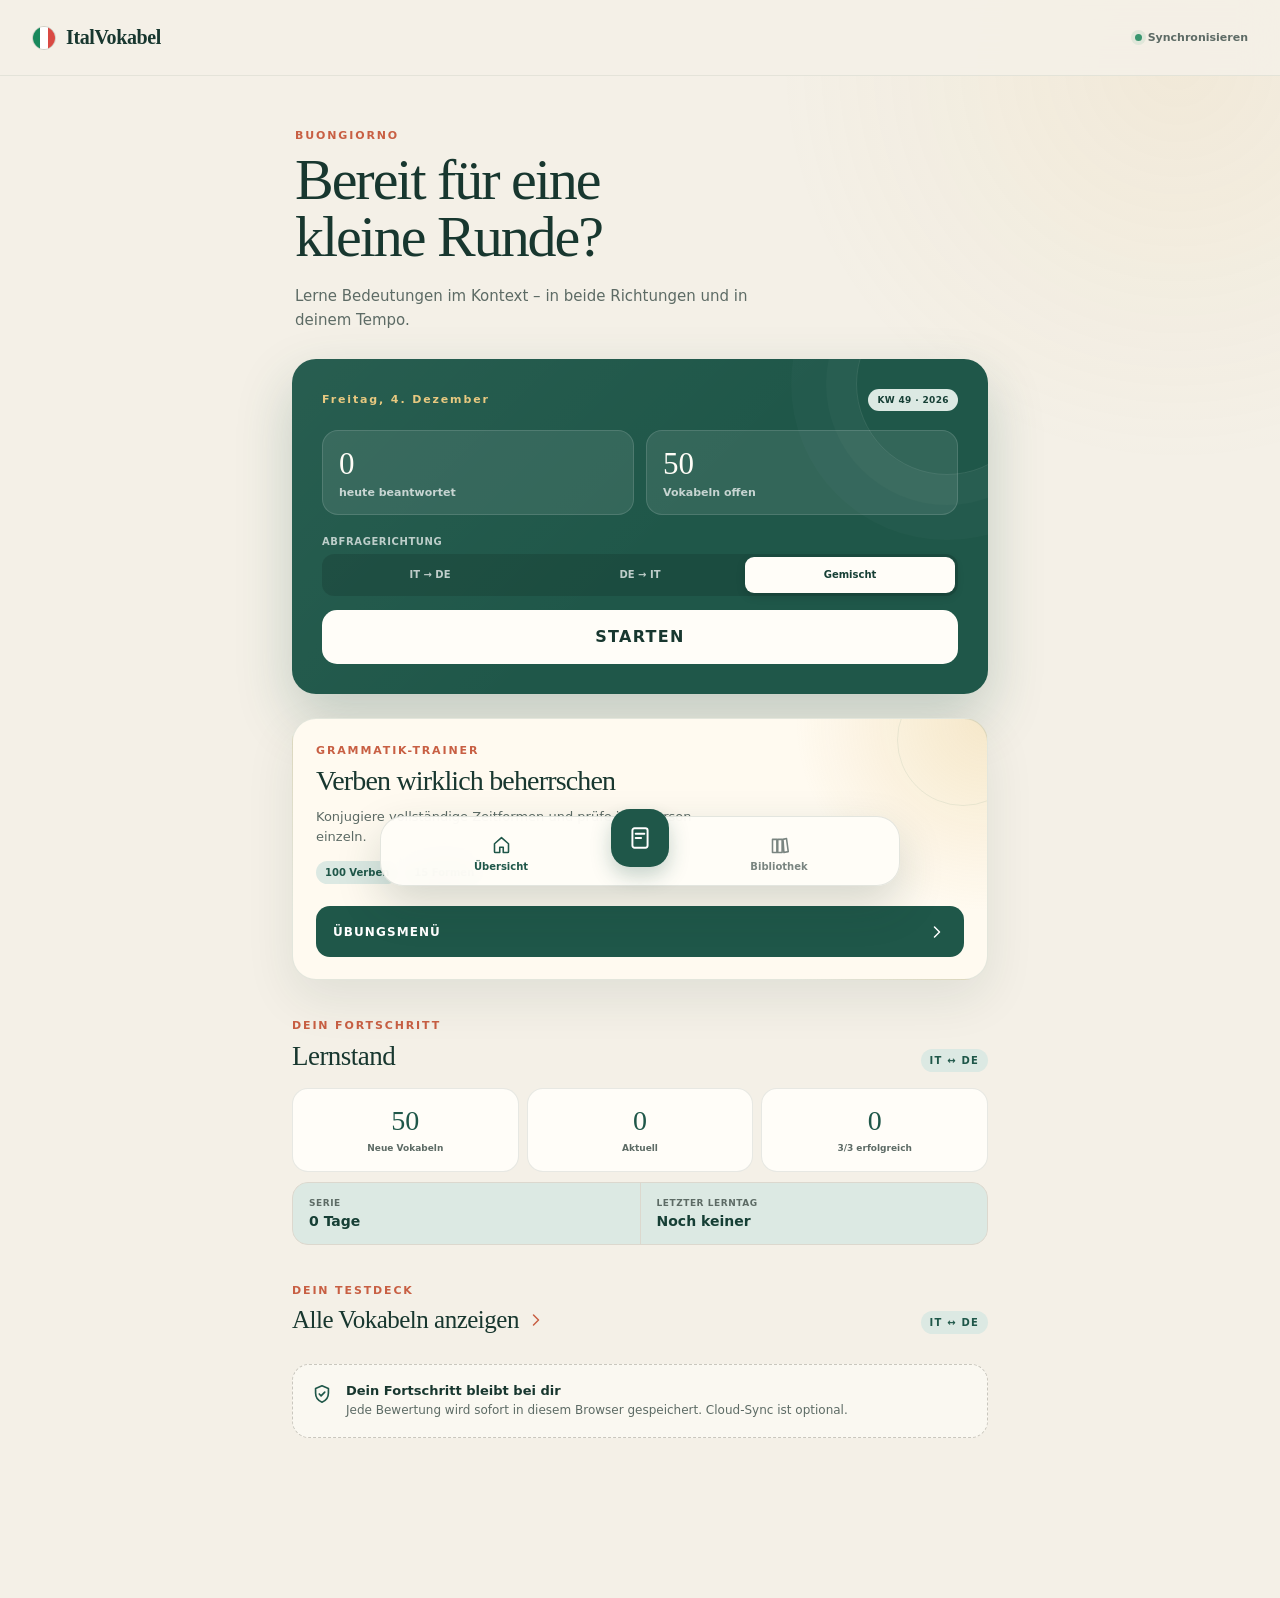
<file: index.html>
<!doctype html>
<html lang="de">
  <head>
    <meta charset="UTF-8" />
    <meta name="viewport" content="width=device-width, initial-scale=1.0, viewport-fit=cover" />
    <meta name="theme-color" content="#f5f1e8" />
    <meta
      name="description"
      content="Mobile Vokabelkarten für Italienisch und Deutsch"
    />
    <title>ItalVokabel</title>
    <script type="module" crossorigin src="./assets/main-DOFVoSzY.js"></script>
    <link rel="stylesheet" crossorigin href="./assets/main-Cl3CqCb4.css">
  </head>
  <body>
    <div id="root"></div>
  </body>
</html>
</file>
<file: assets/main-Cl3CqCb4.css>
:root{color:#18372f;font-synthesis:none;text-rendering:optimizelegibility;--ink:#18372f;--ink-soft:#5d6b65;--green:#1f5749;--green-dark:#163f35;--green-pale:#dce9e3;--paper:#fffdf8;--cream:#f4f0e7;--line:#dcd8ce;--terracotta:#c85f43;--gold:#d4a542;--shadow:0 18px 50px #18372f17;background:#f4f0e7;font-family:Inter,ui-sans-serif,system-ui,-apple-system,BlinkMacSystemFont,Segoe UI,sans-serif}*{box-sizing:border-box}html{background:var(--cream);min-width:320px;min-height:100%}body{background:radial-gradient(circle at 92% 4%, #d4a54217, transparent 25rem), var(--cream);min-width:320px;min-height:100dvh;margin:0}button,input{font:inherit}button,a{-webkit-tap-highlight-color:transparent}button{color:inherit}svg{fill:none;stroke:currentColor;stroke-width:1.8px;stroke-linecap:round;stroke-linejoin:round}.sr-only{clip:rect(0, 0, 0, 0);white-space:nowrap;border:0;width:1px;height:1px;margin:-1px;padding:0;position:absolute;overflow:hidden}.app-shell{width:100%;min-height:100dvh}.app-header{z-index:20;height:68px;padding:env(safe-area-inset-top) 20px 0;background:color-mix(in srgb, var(--cream) 91%, transparent);-webkit-backdrop-filter:blur(18px);backdrop-filter:blur(18px);border-bottom:1px solid #18372f12;justify-content:space-between;align-items:center;display:flex;position:sticky;top:0}.brand{color:var(--ink);letter-spacing:-.4px;cursor:pointer;background:0 0;border:0;align-items:center;gap:10px;padding:5px 0;font-family:Georgia,Times New Roman,serif;font-size:20px;font-weight:700;display:flex}.brand-mark{border:1px solid #18372f2e;border-radius:50%;width:24px;height:24px;display:flex;overflow:hidden}.brand-mark span{flex:1}.brand-mark span:first-child{background:#19885c}.brand-mark span:nth-child(2){background:#fff}.brand-mark span:nth-child(3){background:#d94a43}.save-state{color:var(--ink-soft);align-items:center;gap:6px;font-size:11px;font-weight:650;display:flex}.sync-trigger{cursor:pointer;background:0 0;border:0;width:auto;padding:8px 0 8px 8px}.sync-trigger:disabled{cursor:wait;opacity:.72}.save-state i{background:#38966f;border-radius:50%;width:7px;height:7px;box-shadow:0 0 0 4px #38966f1a}.save-state.connecting i,.save-state.syncing i{background:var(--gold);animation:1.2s ease-in-out infinite sync-pulse}.save-state.offline i{background:#8b958f}.save-state.pending i{background:var(--gold)}.save-state.error i{background:var(--terracotta)}@keyframes sync-pulse{50%{opacity:.35}}.main-content{padding-bottom:112px}.page{width:min(100%,760px);margin:0 auto;padding:28px 20px 48px}.eyebrow,.section-kicker{color:var(--terracotta);letter-spacing:.17em;margin:0 0 9px;font-size:11px;font-weight:800}.welcome-block{padding:8px 3px 27px}.welcome-block h1,.page-intro h1,.detail-hero h1,.study-finished h1{letter-spacing:-.035em;margin:0;font-family:Georgia,Times New Roman,serif;font-weight:500}.welcome-block h1{max-width:520px;font-size:clamp(38px,11vw,58px);line-height:.99}.welcome-copy{max-width:490px;color:var(--ink-soft);margin:18px 0 0;font-size:15px;line-height:1.6}.today-card{color:#fffdf7;background:linear-gradient(135deg, #ffffff0a, transparent 55%), var(--green);border-radius:24px;padding:24px;position:relative;overflow:hidden;box-shadow:0 24px 55px #1f57493b}.today-card:after{content:"";border:1px solid #ffffff1a;border-radius:50%;width:180px;height:180px;position:absolute;top:-66px;right:-50px;box-shadow:0 0 0 30px #ffffff06,0 0 0 65px #ffffff05}.today-card>*{z-index:1;position:relative}.today-card-top{z-index:1;justify-content:space-between;align-items:flex-start;display:flex;position:relative}.today-card .section-kicker{color:#e8c980}.today-card h2{margin:0 0 18px;font-family:Georgia,Times New Roman,serif;font-size:26px;font-weight:500}.today-date{margin-bottom:0}.daily-numbers{grid-template-columns:1fr 1fr;gap:12px;margin-bottom:21px;display:grid}.daily-numbers>div{background:#ffffff17;border:1px solid #ffffff21;border-radius:16px;gap:4px;padding:15px 16px;display:grid}.daily-numbers strong{font-family:Georgia,Times New Roman,serif;font-size:31px;font-weight:500}.daily-numbers span{color:#ffffffb8;font-size:11px;font-weight:800}.round-summary{color:#ffffffc2;margin:-7px 0 21px;font-size:12px;line-height:1.5}.today-count{background:#ffffff1a;border:1px solid #ffffff29;border-radius:50%;place-items:center;width:54px;height:54px;font-family:Georgia,Times New Roman,serif;font-size:28px;display:grid}.progress-track{background:#ffffff21;border-radius:99px;height:5px;margin-top:26px;overflow:hidden}.progress-track span{border-radius:inherit;background:#e6c572;height:100%;transition:width .4s;display:block}.today-meta{color:#ffffffab;justify-content:space-between;margin:9px 0 21px;font-size:11px;display:flex}.study-mode-selector{z-index:1;border:0;margin:0 0 14px;padding:0;position:relative}.study-mode-selector legend{color:#ffffffb3;letter-spacing:.06em;text-transform:uppercase;margin-bottom:7px;padding:0;font-size:10px;font-weight:750}.study-mode-selector>div{background:#00000021;border-radius:12px;grid-template-columns:repeat(3,1fr);padding:3px;display:grid}.study-mode-selector button{color:#ffffffb8;cursor:pointer;background:0 0;border:0;border-radius:9px;min-height:36px;padding:5px 7px;font-size:10px;font-weight:800}.study-mode-selector button.active{color:var(--green-dark);background:#fffdf8;box-shadow:0 3px 10px #00000024}.primary-button,.reveal-button{width:100%;min-height:54px;color:var(--ink);cursor:pointer;background:#fffdf8;border:0;border-radius:15px;justify-content:space-between;align-items:center;padding:0 19px;font-weight:800;transition:transform .15s,box-shadow .15s;display:flex}.primary-button:active,.reveal-button:active{transform:scale(.985)}.primary-button svg{width:22px;height:22px}.today-start-button{text-align:center;letter-spacing:.08em;justify-content:center}.learning-overview{margin-top:39px}.learning-status-grid{grid-template-columns:repeat(3,1fr);gap:8px;display:grid}.learning-status-grid>div{text-align:center;background:var(--paper);border:1px solid #18372f1a;border-radius:16px;gap:6px;min-width:0;padding:16px 10px;display:grid}.learning-status-grid strong{color:var(--green);font-family:Georgia,Times New Roman,serif;font-size:28px;font-weight:500}.learning-status-grid span{color:var(--ink-soft);font-size:9px;font-weight:750;line-height:1.3}.continuity-card{background:var(--line);border:1px solid var(--line);border-radius:16px;grid-template-columns:1fr 1fr;gap:1px;margin-top:10px;display:grid;overflow:hidden}.continuity-card>div{background:var(--green-pale);gap:5px;padding:15px 16px;display:grid}.continuity-card span{color:var(--ink-soft);letter-spacing:.06em;text-transform:uppercase;font-size:9px;font-weight:750}.continuity-card strong{color:var(--green-dark);font-size:14px}.overview-section{margin-top:39px}.section-heading-row{justify-content:space-between;align-items:end;margin-bottom:16px;display:flex}.section-heading-row h2,.detail-section h2{letter-spacing:-.02em;margin:0;font-family:Georgia,Times New Roman,serif;font-size:27px;font-weight:500}.deck-library-button{color:var(--ink);letter-spacing:-.02em;text-align:left;cursor:pointer;background:0 0;border:0;align-items:center;gap:7px;padding:0;font-family:Georgia,Times New Roman,serif;font-size:25px;font-weight:500;display:flex}.deck-library-button svg{width:20px;height:20px;color:var(--terracotta);flex:none}.direction-badge{color:var(--green);letter-spacing:.12em;background:var(--green-pale);border-radius:99px;padding:6px 9px;font-size:10px;font-weight:850}.mini-card-stack,.vocabulary-list,.context-list,.source-list{gap:10px;display:grid}.mini-vocab-card,.vocabulary-row{text-align:left;background:var(--paper);cursor:pointer;border:1px solid #18372f17;border-radius:17px;align-items:center;gap:13px;width:100%;padding:17px 16px;transition:transform .15s,border-color .15s;display:flex;box-shadow:0 7px 25px #18372f09}.mini-vocab-card:active,.vocabulary-row:active{transform:scale(.99)}.word-number,.library-number{color:var(--terracotta);flex:none;font-family:Georgia,Times New Roman,serif;font-size:15px;font-style:italic}.mini-word-content,.library-word{flex:1;gap:3px;min-width:0;display:grid}.mini-word-content strong,.library-word strong{text-overflow:ellipsis;font-family:Georgia,Times New Roman,serif;font-size:17px;font-weight:600;overflow:hidden}.mini-word-content small,.library-word small{color:var(--ink-soft);text-overflow:ellipsis;white-space:nowrap;font-size:12px;overflow:hidden}.context-count{color:var(--ink-soft);font-size:10px;font-weight:700;display:none}.mini-vocab-card>svg,.vocabulary-row>svg{color:#8b958f;flex:none;width:18px;height:18px}.local-note{background:#fffdf891;border:1px dashed #c9c7be;border-radius:17px;align-items:flex-start;gap:13px;margin-top:30px;padding:18px;display:flex}.local-note svg{width:22px;height:22px;color:var(--green);flex:none}.local-note strong{margin-bottom:4px;font-size:13px;display:block}.local-note p{color:var(--ink-soft);margin:0;font-size:12px;line-height:1.45}.bottom-nav{z-index:40;right:14px;bottom:max(14px, env(safe-area-inset-bottom));-webkit-backdrop-filter:blur(18px);backdrop-filter:blur(18px);background:#fffdf8ed;border:1px solid #18372f1f;border-radius:23px;grid-template-columns:1fr 72px 1fr;width:min(100% - 28px,520px);height:70px;margin:0 auto;padding:7px 17px;display:grid;position:fixed;left:14px;box-shadow:0 18px 45px #18372f2e}.bottom-nav button{color:#7a8580;cursor:pointer;background:0 0;border:0;justify-content:center;align-items:center;gap:5px;min-width:0;font-size:10px;font-weight:700;display:flex}.bottom-nav button:not(.study-nav-button){flex-direction:column}.bottom-nav button.active{color:var(--green)}.bottom-nav svg{width:21px;height:21px}.bottom-nav .study-nav-button{color:#fff;background:var(--green);border-radius:19px;place-self:center;width:58px;height:58px;transform:translateY(-15px);box-shadow:0 9px 20px #1f574940}.bottom-nav .study-nav-button svg{width:26px;height:26px}.page-intro{padding:9px 2px 24px}.page-intro h1{font-size:clamp(36px,10vw,52px)}.page-intro>p:last-child{color:var(--ink-soft);margin:10px 0 0;font-size:13px}.search-box{background:var(--paper);border:1px solid #18372f1f;border-radius:15px;align-items:center;gap:11px;height:52px;margin-bottom:21px;padding:0 15px;display:flex}.search-box:focus-within{border-color:var(--green);box-shadow:0 0 0 3px #1f574914}.search-box svg{color:#7d8883;width:20px;height:20px}.search-box input{min-width:0;color:var(--ink);background:0 0;border:0;outline:0;flex:1}.search-box input::placeholder{color:#9aa19d}.library-controls{grid-template-columns:1fr 1fr;gap:9px;margin:-9px 0 21px;display:grid}.library-controls label{gap:6px;min-width:0;display:grid}.library-controls label>span{color:var(--ink-soft);letter-spacing:.06em;text-transform:uppercase;font-size:9px;font-weight:750}.library-controls select{width:100%;min-width:0;height:43px;color:var(--ink);font:inherit;background-color:var(--paper);cursor:pointer;border:1px solid #18372f1f;border-radius:12px;padding:0 32px 0 11px;font-size:11px;font-weight:700}.library-controls select:focus-visible{border-color:var(--green);outline:3px solid #1f57491a}.vocabulary-row{padding:16px 14px}.row-tags{flex-wrap:wrap;gap:5px;margin-top:6px;display:flex}.row-tags i{color:var(--ink-soft);background:#eeece5;border-radius:99px;padding:4px 7px;font-size:9px;font-style:normal;font-weight:700}.status-dot{background:#dadbd7;border-radius:50%;flex:none;width:9px;height:9px}.status-dot.started{background:#3e9b75;box-shadow:0 0 0 4px #3e9b751c}.empty-search{color:var(--ink-soft);text-align:center;padding:48px 20px}.cloud-settings{background:var(--paper);box-shadow:var(--shadow);border:1px solid #18372f1a;border-radius:19px;flex-direction:column;gap:18px;margin-top:34px;padding:20px;display:flex}.cloud-settings h2{margin:0;font-family:Georgia,Times New Roman,serif;font-size:22px;font-weight:500}.cloud-settings p:not(.section-kicker){color:var(--ink-soft);margin:7px 0 0;font-size:12px;line-height:1.5}.sync-error{color:#9a5445;margin-top:8px;font-size:11px;line-height:1.45;display:block}.sync-permission{color:var(--ink-soft);margin-top:8px;font-size:10px;display:block}.manual-sync-actions{gap:2px;display:grid}.manual-sync-actions .text-button{margin:2px auto 0;font-size:10px}.secondary-button{min-height:44px;color:var(--green);background:var(--green-pale);cursor:pointer;border:0;border-radius:12px;padding:10px 15px;font-size:12px;font-weight:800}@media (width>=560px){.cloud-settings{flex-direction:row;justify-content:space-between;align-items:center}.cloud-settings .secondary-button{flex:none}}.text-button{color:var(--green);cursor:pointer;background:0 0;border:0;margin:18px auto 0;padding:10px;font-size:12px;font-weight:750;display:block}.danger-text{color:#9a5445;margin-top:34px}.back-button{color:var(--green);cursor:pointer;background:0 0;border:0;align-items:center;gap:4px;margin:0 0 22px -7px;padding:7px;font-size:12px;font-weight:750;display:inline-flex}.back-button svg{width:19px;height:19px}.detail-hero{background:var(--paper);box-shadow:var(--shadow);border:1px solid #18372f1a;border-radius:24px;padding:26px 24px 29px}.detail-type-row{justify-content:space-between;margin-bottom:17px;display:flex}.detail-type-row span{color:var(--terracotta);letter-spacing:.08em;text-transform:uppercase;font-size:10px;font-weight:800}.detail-hero h1{overflow-wrap:anywhere;font-size:clamp(34px,9vw,52px);line-height:1.04}.meaning-options{flex-wrap:wrap;gap:4px 14px;margin-top:18px;display:flex}.detail-kind-history{align-items:center;gap:13px;display:flex}.attempt-history{align-items:center;gap:7px;display:flex}.attempt-history i{background:#d7d8d2;border-radius:50%;flex:none;width:14px;height:14px}.attempt-history i.success{background:#55cf3d}.attempt-history i.failure{background:#e33b32}.vocabulary-row>.attempt-history{gap:4px}.vocabulary-row>.attempt-history i{width:8px;height:8px}.meaning-options button{appearance:none;cursor:pointer;color:var(--green-dark);background:0 0;border:0;border-bottom:1px solid #18372f47;padding:6px 1px 4px;font-family:inherit;font-size:12px;font-weight:700}.meaning-options button.selected{color:var(--terracotta);border-bottom-width:2px;border-bottom-color:currentColor}.meaning-options button:focus-visible{outline-offset:2px;outline:3px solid #c45b3e47}.study-meaning-options{justify-content:center;margin:19px 0 11px}.study-meaning-options button{font-size:14px}.italian-verb-facts{text-align:left;grid-template-columns:1fr 1fr;gap:7px;width:100%;max-width:520px;margin:17px auto 0;display:grid}.italian-verb-facts>div{background:var(--green-pale);border-radius:13px;gap:3px;min-width:0;padding:10px 12px;display:grid}.italian-verb-facts .auxiliary-fact{grid-column:1/-1}.italian-verb-facts span{color:var(--ink-soft);letter-spacing:.07em;text-transform:uppercase;font-size:8px;font-weight:750}.italian-verb-facts strong{overflow-wrap:anywhere;color:var(--green-dark);font-size:12px;line-height:1.35}.grammar-label{color:var(--ink-soft);margin:19px 0 0;font-size:12px;font-weight:700}.detail-note,.section-description{color:var(--ink-soft);font-size:13px;line-height:1.6}.detail-note{border-top:1px solid var(--line);margin:12px 0 0;padding-top:14px}.detail-section{margin-top:38px}.section-description{margin:9px 0 18px}.context-card{background:var(--paper);border:1px solid #18372f1a;border-radius:18px;padding:19px}.context-card-head{align-items:center;gap:10px;margin-bottom:13px;display:flex}.context-card-head span{color:var(--terracotta);font-family:Georgia,Times New Roman,serif;font-size:12px;font-style:italic}.context-card-head strong{letter-spacing:.05em;text-transform:uppercase;font-size:11px}.context-card p{margin:0;font-family:Georgia,Times New Roman,serif;font-size:16px;line-height:1.45}.context-card p+p{color:var(--ink-soft);border-top:1px solid var(--line);margin-top:9px;padding-top:9px;font-family:inherit;font-size:13px}.context-card p strong,.flashcard strong{color:var(--terracotta);font-weight:700}.verb-facts{gap:8px;margin:17px 0;display:grid}.verb-facts>div{background:var(--green-pale);border-radius:14px;gap:4px;padding:14px 16px;display:grid}.verb-facts span{color:var(--ink-soft);letter-spacing:.08em;text-transform:uppercase;font-size:10px;font-weight:750}.verb-facts strong{font-size:13px;line-height:1.45}.conjugation-block{background:var(--paper);border:1px solid #18372f1a;border-radius:17px;margin-top:12px;padding:18px}.conjugation-block h3{margin:0 0 13px;font-family:Georgia,Times New Roman,serif;font-size:18px;font-weight:600}.conjugation-grid{background:var(--line);border:1px solid var(--line);border-radius:10px;grid-template-columns:1fr 1fr;gap:1px;display:grid;overflow:hidden}.conjugation-grid div{background:#fffefa;gap:3px;padding:10px 11px;display:grid}.conjugation-grid span{color:var(--ink-soft);text-transform:uppercase;font-size:9px}.conjugation-grid strong{overflow-wrap:anywhere;font-size:12px;font-weight:750}.source-list a{color:inherit;background:var(--paper);border:1px solid #18372f1a;border-radius:14px;justify-content:space-between;align-items:center;padding:14px 15px;text-decoration:none;display:flex}.source-list a span{gap:3px;display:grid}.source-list a strong{font-size:13px}.source-list a small{color:var(--ink-soft);font-size:10px}.source-list svg{width:18px;height:18px;color:var(--green)}.study-main,.study-page{min-height:100dvh}.study-page{background:radial-gradient(circle at 50% 15%, #ffffffd1, transparent 24rem), var(--cream);grid-template-rows:auto 1fr auto;display:grid}.study-header{width:min(100%,760px);padding:max(14px, env(safe-area-inset-top)) 18px 12px;grid-template-columns:42px 1fr 42px;align-items:center;gap:12px;margin:0 auto;display:grid}.study-header button{cursor:pointer;background:#ffffff80;border:1px solid #18372f1a;border-radius:50%;place-items:center;width:40px;height:40px;display:grid}.study-header svg{width:19px;height:19px}.study-progress-wrap{align-items:center;gap:9px;display:flex}.study-progress{background:#dcdad1;border-radius:99px;flex:1;height:5px;overflow:hidden}.study-progress span{background:var(--green);border-radius:inherit;height:100%;transition:width .25s;display:block}.study-progress-wrap small,.queue-count{color:var(--ink-soft);font-size:10px;font-weight:750}.queue-count{background:var(--green-pale);border-radius:50%;justify-self:end;place-items:center;width:34px;height:34px;display:grid}.study-body{flex-direction:column;justify-content:center;width:min(100%,680px);margin:0 auto;padding:15px 18px 22px;display:flex}.direction-label{color:var(--green);letter-spacing:.09em;text-transform:uppercase;background:var(--green-pale);border-radius:99px;align-self:center;margin-bottom:12px;padding:6px 10px;font-size:9px;font-weight:850}.flashcard{background:var(--paper);border:1px solid #18372f1c;border-radius:26px;min-height:395px;padding:20px 21px 24px;box-shadow:0 28px 70px #18372f1f}.flashcard-topline{color:var(--ink-soft);letter-spacing:.08em;text-transform:uppercase;justify-content:space-between;font-size:9px;font-weight:800;display:flex}.flashcard-kind-history{align-items:center;gap:11px;display:flex}.study-attempt-history{gap:5px}.study-attempt-history i{width:10px;height:10px}.question-block{text-align:center;align-content:center;min-height:310px;display:grid}.revealed .question-block{min-height:205px;padding-top:20px}.prompt-label{color:var(--ink-soft);margin:0 0 18px;font-size:11px;font-weight:700}.question-block h1{overflow-wrap:anywhere;letter-spacing:-.03em;max-width:600px;margin:0 auto;font-family:Georgia,Times New Roman,serif;font-size:clamp(31px,9vw,48px);font-weight:500;line-height:1.08}.context-sentence{max-width:500px;color:var(--ink-soft);margin:27px auto 0;font-family:Georgia,Times New Roman,serif;font-size:16px;line-height:1.5}.sentence-reveal-button{width:auto;min-height:44px;color:var(--green);box-shadow:none;background:#edf2ee;border:1px solid #1f57492e;border-radius:99px;margin:24px auto 0;padding:10px 17px;font-size:12px;font-weight:800}.sentence-reveal-button:active{transform:scale(.98)}.answer-sentence-button{margin-top:13px}.answer-block{text-align:center;padding:0 2px;animation:.22s ease-out reveal-answer}@keyframes reveal-answer{0%{opacity:0;transform:translateY(6px)}to{opacity:1;transform:translateY(0)}}.answer-divider{color:#9a8c78;letter-spacing:.14em;align-items:center;gap:9px;font-size:8px;font-weight:850;display:flex}.answer-divider i{background:var(--line);flex:1;height:1px}.answer-block h2{color:var(--green);margin:19px 0 8px;font-family:Georgia,Times New Roman,serif;font-size:clamp(23px,7vw,34px);font-weight:500;line-height:1.15}.answer-block>p{color:var(--ink-soft);margin:0;font-size:13px;line-height:1.55}.answer-note{flex-wrap:wrap;justify-content:center;gap:6px;margin-top:16px;display:flex}.answer-note span,.answer-note small{color:var(--ink-soft);background:#eeece5;border-radius:99px;padding:5px 8px;font-size:9px;font-weight:700}.study-actions{width:min(100%,680px);padding:10px 18px max(18px, env(safe-area-inset-bottom));background:linear-gradient(to top, var(--cream) 74%, transparent);margin:0 auto}.reveal-button{color:#fff;background:var(--green);justify-content:center;box-shadow:0 12px 30px #1f574933}.study-actions>p{color:var(--ink-soft);text-align:center;margin:0 0 4px;font-size:10px;font-weight:750}.current-streak{color:var(--ink-soft);text-align:center;margin-bottom:9px;font-size:10px;display:block}.current-streak strong{color:var(--green-dark)}.rating-grid{grid-template-columns:repeat(2,1fr);gap:9px;display:grid}.rating-button{background:var(--paper);cursor:pointer;border:1px solid #18372f1c;border-radius:13px;place-content:center;gap:3px;min-width:0;min-height:58px;padding:7px 2px;display:grid}.rating-button strong{color:var(--ink);font-size:14px}.rating-button.no{border-bottom:3px solid #c75c4c}.rating-button.yes{border-bottom:3px solid #31725e}.study-finished{text-align:center;flex-direction:column;justify-content:center;width:min(100%,560px);min-height:100dvh;margin:0 auto;padding:35px 22px;display:flex}.finish-mark{color:#fff;background:var(--green);width:74px;height:74px;box-shadow:0 0 0 12px var(--green-pale);border-radius:50%;align-self:center;place-items:center;margin-bottom:24px;font-size:33px;display:grid}.study-finished h1{font-size:clamp(39px,11vw,55px)}.study-finished>p:not(.eyebrow){color:var(--ink-soft);line-height:1.55}.finish-stats{grid-template-columns:repeat(3,1fr);gap:8px;margin:23px 0;display:grid}.finish-stats div{background:var(--paper);border:1px solid #18372f1a;border-radius:15px;gap:6px;padding:17px 5px;display:grid}.finish-stats strong{font-family:Georgia,Times New Roman,serif;font-size:25px}.finish-stats span{color:var(--ink-soft);font-size:9px}.study-finished .primary-button{color:#fff;background:var(--green)}.today-heading-row{justify-content:space-between;align-items:center;gap:12px;margin-bottom:19px;display:flex}.week-badge{color:var(--green-dark);letter-spacing:.04em;white-space:nowrap;background:var(--green-pale);border-radius:999px;flex:none;padding:6px 9px;font-size:9px;font-weight:800}.weekly-modal-backdrop{z-index:100;-webkit-backdrop-filter:blur(5px);backdrop-filter:blur(5px);background:#08221cad;place-items:center;padding:20px;display:grid;position:fixed;inset:0}.weekly-summary-modal{width:min(100%,480px);max-height:calc(100dvh - 40px);color:var(--ink);background:var(--paper);border-radius:24px;padding:28px 24px 24px;overflow-y:auto;box-shadow:0 25px 70px #00000040}.weekly-summary-modal h2{margin:4px 0 22px;font-family:Georgia,Times New Roman,serif;font-size:30px}.weekly-score{background:var(--green-pale);border-radius:18px;align-items:baseline;gap:12px;padding:19px;display:flex}.weekly-score strong{color:var(--green-dark);font-family:Georgia,Times New Roman,serif;font-size:42px}.weekly-score span,.weekly-score-detail,.weekly-hardest p{color:var(--ink-soft);font-size:12px}.weekly-score-detail{margin:9px 3px 24px}.weekly-hardest h3{margin-bottom:10px;font-size:13px}.weekly-hardest ol{gap:7px;margin:0 0 24px;padding:0;list-style:none;display:grid}.weekly-hardest li{background:var(--cream);border-radius:11px;justify-content:space-between;align-items:center;gap:15px;padding:10px 12px;display:flex}.weekly-hardest li span{font-family:Georgia,Times New Roman,serif;font-weight:700}.weekly-hardest li strong{color:#b84e40;font-size:10px}.weekly-summary-modal .primary-button{color:#fff;background:var(--green);width:100%}.sync-prompt-modal{width:min(100%,440px);color:var(--ink);background:var(--paper);border-radius:24px;padding:28px 24px 22px;box-shadow:0 25px 70px #00000040}.sync-prompt-modal h2{margin:4px 0 12px;font-family:Georgia,Times New Roman,serif;font-size:30px;font-weight:500;line-height:1.05}.sync-prompt-modal>p:not(.section-kicker){color:var(--ink-soft);margin:0;font-size:13px;line-height:1.55}.sync-prompt-actions{gap:2px;margin-top:22px;display:grid}.sync-prompt-actions .primary-button{color:#fff;letter-spacing:.06em;background:var(--green);justify-content:center}.sync-prompt-actions .text-button{margin-top:2px}.grammar-home-card{color:var(--ink);box-shadow:var(--shadow);background:radial-gradient(circle at 100% 0,#d4a54238,#0000 12rem),#fffaf0;border:1px solid #1f57491f;border-radius:24px;gap:22px;margin-top:24px;padding:25px 23px 22px;display:grid;position:relative;overflow:hidden}.grammar-home-card:after{content:"";border:1px solid #1f574914;border-radius:50%;width:130px;height:130px;position:absolute;top:-45px;right:-42px}.grammar-home-copy,.grammar-home-button{z-index:1;position:relative}.grammar-home-copy h2{letter-spacing:-.03em;margin:0;font-family:Georgia,Times New Roman,serif;font-size:28px;font-weight:500;line-height:1.08}.grammar-home-copy>p:not(.section-kicker){max-width:430px;color:var(--ink-soft);margin:11px 0 0;font-size:13px;line-height:1.5}.grammar-home-meta{flex-wrap:wrap;gap:7px;margin-top:15px;display:flex}.grammar-home-meta span{color:var(--green);background:var(--green-pale);border-radius:999px;padding:6px 9px;font-size:10px;font-weight:800}.grammar-home-button{color:#fff;letter-spacing:.09em;background:var(--green);cursor:pointer;border:0;border-radius:14px;justify-content:space-between;align-items:center;min-height:51px;padding:0 17px;font-size:12px;font-weight:850;display:flex}.grammar-home-button svg{width:20px;height:20px}.grammar-page{max-width:720px}.grammar-page-intro{padding:3px 2px 25px}.grammar-page-intro h1,.grammar-loading-card h1,.grammar-error-card h1,.grammar-finished h1,.grammar-study-main>h1{letter-spacing:-.035em;margin:0;font-family:Georgia,Times New Roman,serif;font-weight:500}.grammar-page-intro h1{font-size:clamp(38px,11vw,56px);line-height:1}.grammar-page-intro>p:last-child{max-width:510px;color:var(--ink-soft);margin:13px 0 0;font-size:14px;line-height:1.55}.grammar-loading-card,.grammar-error-card{text-align:center;background:var(--paper);min-width:0;box-shadow:var(--shadow);border:1px solid #18372f1a;border-radius:24px;justify-items:center;gap:12px;padding:50px 24px;display:grid}.grammar-loading-card h1,.grammar-error-card h1{overflow-wrap:anywhere;max-width:100%}.grammar-loading-card p,.grammar-error-card p{color:var(--ink-soft);margin:0;font-size:13px}.grammar-loading-mark{color:#fff;background:var(--green);border-radius:50%;place-items:center;width:48px;height:48px;font-family:Georgia,Times New Roman,serif;font-size:17px;display:grid}.grammar-count-selector{border:0;margin:0 0 21px;padding:0}.grammar-count-selector legend{color:var(--ink-soft);letter-spacing:.12em;text-transform:uppercase;margin-bottom:9px;font-size:10px;font-weight:800}.grammar-count-selector>div{background:#18372f12;border-radius:14px;grid-template-columns:repeat(4,1fr);gap:6px;padding:5px;display:grid}.grammar-count-selector button{cursor:pointer;background:0 0;border:0;border-radius:10px;min-height:42px;font-size:13px;font-weight:800}.grammar-count-selector button.active{color:#fff;background:var(--green);box-shadow:0 5px 13px #1f57492e}.grammar-resume-card{color:#fff;text-align:left;background:var(--terracotta);cursor:pointer;border:0;border-radius:17px;grid-template-columns:1fr auto;gap:5px 14px;width:100%;margin-bottom:20px;padding:17px 18px;display:grid}.grammar-resume-card span{letter-spacing:.13em;font-size:9px;font-weight:850}.grammar-resume-card strong{grid-area:1/2/3;align-self:center;font-family:Georgia,Times New Roman,serif;font-size:24px}.grammar-resume-card small{font-size:12px;font-weight:700}.grammar-favorites{margin:28px 0}.grammar-section-title,.grammar-option-heading{justify-content:space-between;align-items:center;gap:15px;margin-bottom:12px;display:flex}.grammar-section-title>div,.grammar-option-heading>div{align-items:center;gap:9px;display:flex}.grammar-section-title h2,.grammar-option-heading h2{margin:0;font-family:Georgia,Times New Roman,serif;font-size:21px}.grammar-section-title>div>span{color:var(--gold)}.grammar-section-title small,.grammar-option-heading>small{color:var(--ink-soft);font-size:10px;font-weight:750}.grammar-favorite-list{gap:7px;display:grid}.grammar-favorite-list>button{text-align:left;background:var(--paper);cursor:pointer;border:1px solid #18372f1a;border-radius:14px;grid-template-columns:1fr auto;gap:2px 12px;width:100%;padding:14px 15px;display:grid}.grammar-favorite-list span{color:var(--terracotta);letter-spacing:.08em;text-transform:uppercase;font-size:8px;font-weight:800}.grammar-favorite-list strong{font-size:13px}.grammar-favorite-list i{grid-area:1/2/3;align-self:center;font-style:normal}.grammar-stage-list{gap:10px;display:grid}.grammar-stage-card{background:var(--paper);border:1px solid #18372f1a;border-radius:18px;grid-template-columns:38px 1fr 38px;align-items:center;gap:12px;padding:18px 15px;display:grid;box-shadow:0 8px 25px #18372f0b}.grammar-stage-number{color:#fff;background:var(--green);border-radius:50%;place-items:center;width:36px;height:36px;font-family:Georgia,Times New Roman,serif;font-size:18px;display:grid}.grammar-stage-card span{color:var(--terracotta);letter-spacing:.13em;font-size:8px;font-weight:850}.grammar-stage-card h2{margin:2px 0 3px;font-family:Georgia,Times New Roman,serif;font-size:19px;line-height:1.1}.grammar-stage-card p{color:var(--ink-soft);margin:0;font-size:10px;line-height:1.4}.grammar-stage-card>button{width:38px;height:38px;color:var(--green);background:var(--green-pale);cursor:pointer;border:0;border-radius:12px;place-items:center;font-size:18px;display:grid}.grammar-advanced-button{text-align:left;background:var(--green-dark);color:#fff;cursor:pointer;border:0;border-radius:18px;justify-content:space-between;align-items:center;gap:12px;width:100%;margin-top:12px;padding:18px;display:flex}.grammar-advanced-button span{gap:2px;display:grid}.grammar-advanced-button small{color:#e7c77e;letter-spacing:.13em;font-size:8px;font-weight:850}.grammar-advanced-button strong{font-family:Georgia,Times New Roman,serif;font-size:21px}.grammar-advanced-button i{opacity:.75;font-size:10px;font-style:normal}.grammar-selection-error{color:#a13f33;margin:12px 0;font-size:12px;font-weight:700}.grammar-options-card{background:var(--paper);border:1px solid #18372f1a;border-radius:20px;margin-bottom:14px;padding:19px 17px;box-shadow:0 8px 25px #18372f0a}.grammar-option-heading>div>span{color:#fff;background:var(--terracotta);border-radius:50%;place-items:center;width:25px;height:25px;font-size:11px;font-weight:800;display:grid}.grammar-form-group+.grammar-form-group{margin-top:19px}.grammar-form-group>h3{color:var(--ink-soft);letter-spacing:.13em;text-transform:uppercase;margin:0 0 7px 3px;font-size:9px;font-weight:850}.grammar-form-option{background:var(--cream);border:1px solid #0000;border-radius:12px;grid-template-columns:1fr 40px;align-items:center;gap:6px;margin-top:6px;padding:5px 6px 5px 11px;display:grid}.grammar-form-option.selected{background:var(--green-pale);border-color:#1f574929}.grammar-form-option label{cursor:pointer;align-items:center;gap:11px;min-height:43px;display:flex}.grammar-form-option input{width:17px;height:17px;accent-color:var(--green)}.grammar-form-option label span{gap:2px;display:grid}.grammar-form-option label strong{font-size:12px}.grammar-form-option label small{color:var(--ink-soft);font-size:9px}.grammar-star{color:#9b9e98;cursor:pointer;background:0 0;border:0;border-radius:10px;width:38px;height:38px;font-size:20px}.grammar-star.active{color:var(--gold);background:#d4a5421f}.grammar-filter-chips{grid-template-columns:repeat(4,1fr);gap:6px;display:grid}.grammar-filter-chips button{background:var(--cream);cursor:pointer;border:1px solid #0000;border-radius:10px;min-height:39px;font-size:11px;font-weight:800}.grammar-filter-chips button.active{color:#fff;background:var(--green)}.grammar-switch-row{border-top:1px solid var(--line);justify-content:space-between;align-items:center;gap:16px;margin-top:16px;padding-top:15px;display:flex}.grammar-switch-row span{gap:3px;display:grid}.grammar-switch-row strong{font-size:12px}.grammar-switch-row small{color:var(--ink-soft);font-size:9px}.grammar-switch-row input{width:19px;height:19px;accent-color:var(--green)}.grammar-start-panel{z-index:10;background:color-mix(in srgb, var(--cream) 90%, transparent);-webkit-backdrop-filter:blur(14px);backdrop-filter:blur(14px);border:1px solid #18372f14;border-radius:18px;margin-top:18px;padding:12px;position:sticky;bottom:86px}.grammar-start-panel>p:first-child{color:var(--ink-soft);text-align:center;margin:0 0 9px;font-size:10px}.grammar-start-panel .primary-button,.grammar-result-view .primary-button,.grammar-finished .primary-button,.grammar-finish-button{color:#fff;letter-spacing:.08em;background:var(--green);justify-content:center}.primary-button:disabled{color:#8d9792;cursor:not-allowed;box-shadow:none;background:#dfe2de}.grammar-immersive-main{min-height:100dvh}.grammar-study-shell{min-height:100dvh;padding:env(safe-area-inset-top) 0 env(safe-area-inset-bottom);background:radial-gradient(circle at 100% 0, #d4a5421f, transparent 21rem), var(--cream)}.grammar-study-header{grid-template-columns:42px 1fr 42px;align-items:center;gap:12px;width:min(100%,700px);margin:0 auto;padding:13px 17px;display:grid}.grammar-study-header>button{cursor:pointer;background:#18372f12;border:0;border-radius:50%;place-items:center;width:38px;height:38px;font-size:24px;display:grid}.grammar-study-header>div{text-align:center;gap:6px;display:grid}.grammar-study-header span{font-size:10px;font-weight:800}.grammar-study-header>div>div{background:#18372f1a;border-radius:99px;height:5px;overflow:hidden}.grammar-study-header i{background:var(--terracotta);border-radius:inherit;height:100%;transition:width .22s;display:block}.grammar-study-main{width:min(100%,660px);margin:0 auto;padding:27px 20px 42px}.grammar-study-form{color:var(--terracotta);letter-spacing:.13em;text-align:center;text-transform:uppercase;margin:0;font-size:10px;font-weight:850}.grammar-study-main>h1{text-align:center;margin-top:9px;font-size:clamp(43px,13vw,66px);line-height:1}.grammar-study-translation{color:var(--ink-soft);text-align:center;margin:10px 0 24px;font-size:11px}.grammar-input-card{background:var(--paper);box-shadow:var(--shadow);border:1px solid #18372f1c;border-radius:20px;overflow:hidden}.grammar-input-card label{grid-template-columns:minmax(70px,.75fr) minmax(0,1.75fr);align-items:center;min-height:60px;padding:0 13px;display:grid}.grammar-input-card label+label{border-top:1px solid #18372f17}.grammar-input-card label>span{color:var(--ink-soft);font-size:11px;font-weight:750}.grammar-input-card input{width:100%;min-width:0;color:var(--ink);background:var(--cream);border:1px solid #0000;border-radius:10px;outline:none;padding:11px 10px;font-size:16px;font-weight:650}.grammar-input-card input:focus{border-color:var(--green);background:#fff;box-shadow:0 0 0 3px #1f574917}.grammar-accent-bar{grid-template-columns:repeat(6,1fr);gap:5px;margin:10px 0 18px;display:grid}.grammar-accent-bar button{min-height:38px;color:var(--green);background:var(--green-pale);cursor:pointer;border:0;border-radius:10px;font-family:Georgia,Times New Roman,serif;font-size:16px;font-weight:700}.grammar-result-view{gap:14px;display:grid}.grammar-result-summary{color:#7e392f;background:#f7ded7;border-radius:17px;grid-template-columns:44px 1fr;align-items:center;gap:13px;padding:15px;display:grid}.grammar-result-summary.perfect{color:var(--green);background:var(--green-pale)}.grammar-result-summary>span{color:#fff;background:var(--terracotta);border-radius:50%;place-items:center;width:42px;height:42px;font-weight:850;display:grid}.grammar-result-summary.perfect>span{background:var(--green)}.grammar-result-summary div{gap:3px;display:grid}.grammar-result-summary strong{font-size:13px}.grammar-result-summary small{opacity:.85;font-size:10px;line-height:1.35}.grammar-result-list{background:var(--paper);border:1px solid #18372f1a;border-radius:19px;overflow:hidden}.grammar-result-list>div{grid-template-columns:minmax(65px,.65fr) minmax(0,1.7fr) 22px;align-items:center;gap:10px;min-height:63px;padding:10px 13px;display:grid}.grammar-result-list>div+div{border-top:1px solid #18372f17}.grammar-result-list>div>span{color:var(--ink-soft);font-size:10px;font-weight:750}.grammar-result-list>div>div{gap:2px;min-width:0;display:grid}.grammar-result-list strong{overflow-wrap:anywhere;font-size:13px}.grammar-result-list small{color:var(--ink-soft);font-size:9px;line-height:1.35}.grammar-result-list>div>i{color:#fff;background:var(--green);border-radius:50%;place-items:center;width:21px;height:21px;font-size:11px;font-style:normal;display:grid}.grammar-result-list .wrong>i{background:var(--terracotta)}.grammar-result-list .wrong strong{color:#a13f33;text-decoration:line-through}.grammar-result-list .accent>i{color:var(--ink);background:var(--gold)}.grammar-result-list .accent strong{-webkit-text-decoration:underline dotted var(--gold) 2px;text-decoration:underline dotted var(--gold) 2px;text-underline-offset:3px}.grammar-finished{text-align:center;align-content:center;justify-items:center;padding:40px 20px;display:grid}.grammar-finish-mark{color:#fff;background:var(--green);border-radius:50%;place-items:center;width:64px;height:64px;margin-bottom:20px;font-size:25px;display:grid;box-shadow:0 14px 32px #1f574938}.grammar-finished h1{font-size:clamp(40px,12vw,58px)}.grammar-finish-stats{grid-template-columns:repeat(3,1fr);gap:7px;width:min(100%,520px);margin:28px 0 20px;display:grid}.grammar-finish-stats>div{background:var(--paper);border:1px solid #18372f1a;border-radius:15px;gap:5px;padding:15px 8px;display:grid}.grammar-finish-stats strong{font-family:Georgia,Times New Roman,serif;font-size:23px}.grammar-finish-stats span{color:var(--ink-soft);font-size:8px}.grammar-finished .primary-button{width:min(100%,520px)}@media (width>=540px){.app-header,.page{padding-left:32px;padding-right:32px}.context-count{display:block}.verb-facts,.conjugation-grid{grid-template-columns:repeat(3,1fr)}.flashcard{min-height:440px;padding:25px 30px 30px}.question-block{min-height:350px}.revealed .question-block{min-height:230px}.rating-grid{gap:9px}.rating-button strong{font-size:12px}}@media (width>=850px){.app-header{height:76px}.home-page{padding-top:45px}.today-card{padding:30px}.mini-vocab-card,.vocabulary-row{padding:19px 20px}}@media (prefers-reduced-motion:reduce){*,:before,:after{scroll-behavior:auto!important;transition-duration:.01ms!important;animation-duration:.01ms!important;animation-iteration-count:1!important}}
</file>
